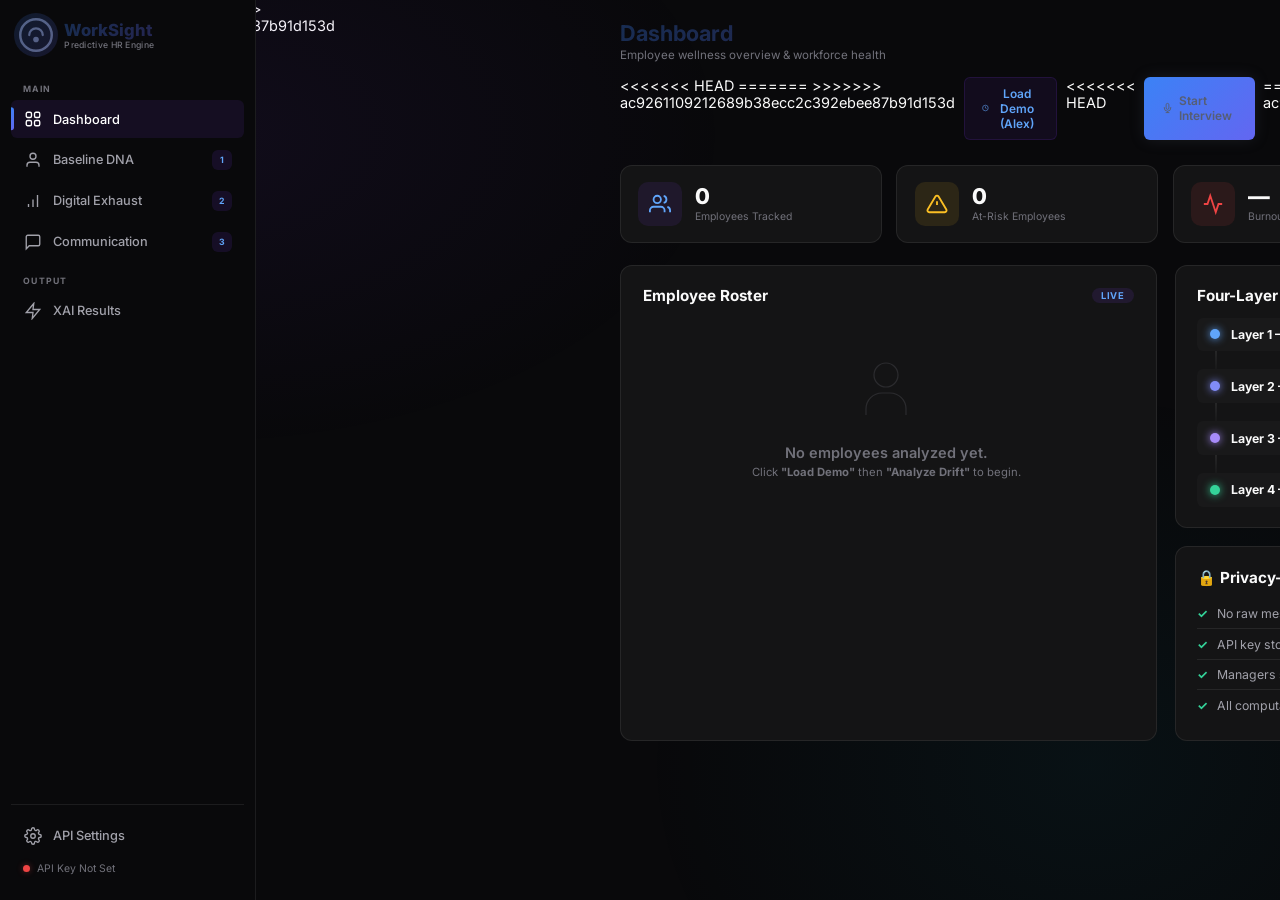
<file: index.html>
<!DOCTYPE html>
<html lang="en">
<head>
  <meta charset="UTF-8">
  <meta name="viewport" content="width=device-width, initial-scale=1.0">
  <meta name="description" content="WorkSight – AI-powered predictive HR engine for burnout detection through Profile Drift Analysis.">
  <title>WorkSight – Predictive HR Engine</title>
  <link rel="preconnect" href="https://fonts.googleapis.com">
  <link rel="preconnect" href="https://fonts.gstatic.com" crossorigin>
<<<<<<< HEAD
  <link href="https://fonts.googleapis.com/css2?family=Manrope:wght@300;400;500;600;700;800&family=JetBrains+Mono:wght@400;600&display=swap" rel="stylesheet">
=======
  <link href="https://fonts.googleapis.com/css2?family=Inter:wght@300;400;500;600;700;800;900&family=JetBrains+Mono:wght@400;600&display=swap" rel="stylesheet">
>>>>>>> ac9261109212689b38ecc2c392ebee87b91d153d
  <link rel="stylesheet" href="style.css">
</head>
<body>

  <!-- ============ SIDEBAR ============ -->
  <aside class="sidebar" id="sidebar">
    <div class="sidebar-header">
      <div class="logo">
        <div class="logo-mark">
          <div class="logo-pulse"></div>
          <svg viewBox="0 0 32 32" fill="none">
            <path d="M16 2C8.268 2 2 8.268 2 16s6.268 14 14 14 14-6.268 14-14S23.732 2 16 2z" stroke="url(#lg1)" stroke-width="2.2"/>
            <path d="M10 16c0-3.314 2.686-6 6-6s6 2.686 6 6" stroke="url(#lg1)" stroke-width="2" stroke-linecap="round"/>
            <circle cx="16" cy="20" r="2.5" fill="url(#lg1)"/>
            <defs>
              <linearGradient id="lg1" x1="2" y1="2" x2="30" y2="30">
<<<<<<< HEAD
                <stop stop-color="#565e74"/>
                <stop offset=".5" stop-color="#4a5268"/>
                <stop offset="1" stop-color="#435368"/>
=======
                <stop stop-color="#7c3aed"/>
                <stop offset=".5" stop-color="#a78bfa"/>
                <stop offset="1" stop-color="#06b6d4"/>
>>>>>>> ac9261109212689b38ecc2c392ebee87b91d153d
              </linearGradient>
            </defs>
          </svg>
        </div>
        <div class="logo-text">
          <span class="logo-name">WorkSight</span>
          <span class="logo-tag">Predictive HR Engine</span>
        </div>
      </div>
    </div>

    <div class="nav-section-label">MAIN</div>
    <nav class="nav-menu">
      <button class="nav-item active" data-panel="dashboard" id="nav-dashboard">
        <div class="nav-icon"><svg viewBox="0 0 24 24" fill="none" stroke="currentColor" stroke-width="1.8"><rect x="3" y="3" width="7" height="7" rx="2"/><rect x="14" y="3" width="7" height="7" rx="2"/><rect x="3" y="14" width="7" height="7" rx="2"/><rect x="14" y="14" width="7" height="7" rx="2"/></svg></div>
        <span>Dashboard</span>
      </button>
      <button class="nav-item" data-panel="baseline" id="nav-baseline">
        <div class="nav-icon"><svg viewBox="0 0 24 24" fill="none" stroke="currentColor" stroke-width="1.8"><path d="M20 21v-2a4 4 0 0 0-4-4H8a4 4 0 0 0-4 4v2"/><circle cx="12" cy="7" r="4"/></svg></div>
        <span>Baseline DNA</span>
        <div class="nav-badge">1</div>
      </button>
      <button class="nav-item" data-panel="digital" id="nav-digital">
        <div class="nav-icon"><svg viewBox="0 0 24 24" fill="none" stroke="currentColor" stroke-width="1.8"><path d="M12 20V10M18 20V4M6 20v-4"/></svg></div>
        <span>Digital Exhaust</span>
        <div class="nav-badge">2</div>
      </button>
      <button class="nav-item" data-panel="communication" id="nav-communication">
        <div class="nav-icon"><svg viewBox="0 0 24 24" fill="none" stroke="currentColor" stroke-width="1.8"><path d="M21 15a2 2 0 0 1-2 2H7l-4 4V5a2 2 0 0 1 2-2h14a2 2 0 0 1 2 2z"/></svg></div>
        <span>Communication</span>
        <div class="nav-badge">3</div>
      </button>
    </nav>

    <div class="nav-section-label">OUTPUT</div>
    <nav class="nav-menu">
      <button class="nav-item" data-panel="results" id="nav-results">
        <div class="nav-icon"><svg viewBox="0 0 24 24" fill="none" stroke="currentColor" stroke-width="1.8"><polygon points="13 2 3 14 12 14 11 22 21 10 12 10 13 2"/></svg></div>
        <span>XAI Results</span>
      </button>
    </nav>

    <div class="sidebar-footer">
      <div class="sidebar-divider"></div>
      <button class="nav-item" id="settingsBtn">
        <div class="nav-icon"><svg viewBox="0 0 24 24" fill="none" stroke="currentColor" stroke-width="1.8"><circle cx="12" cy="12" r="3"/><path d="M19.4 15a1.65 1.65 0 0 0 .33 1.82l.06.06a2 2 0 0 1-2.83 2.83l-.06-.06a1.65 1.65 0 0 0-1.82-.33 1.65 1.65 0 0 0-1 1.51V21a2 2 0 0 1-4 0v-.09A1.65 1.65 0 0 0 9 19.4a1.65 1.65 0 0 0-1.82.33l-.06.06a2 2 0 0 1-2.83-2.83l.06-.06A1.65 1.65 0 0 0 4.68 15a1.65 1.65 0 0 0-1.51-1H3a2 2 0 0 1 0-4h.09A1.65 1.65 0 0 0 4.6 9a1.65 1.65 0 0 0-.33-1.82l-.06-.06a2 2 0 0 1 2.83-2.83l.06.06A1.65 1.65 0 0 0 9 4.68a1.65 1.65 0 0 0 1-1.51V3a2 2 0 0 1 4 0v.09a1.65 1.65 0 0 0 1 1.51 1.65 1.65 0 0 0 1.82-.33l.06-.06a2 2 0 0 1 2.83 2.83l-.06.06A1.65 1.65 0 0 0 19.4 9a1.65 1.65 0 0 0 1.51 1H21a2 2 0 0 1 0 4h-.09a1.65 1.65 0 0 0-1.51 1z"/></svg></div>
        <span>API Settings</span>
      </button>
      <div class="sidebar-status">
        <div class="status-dot" id="apiDot"></div>
        <span id="apiStatusLabel">API Key Not Set</span>
      </div>
    </div>
  </aside>

  <!-- ============ MAIN ============ -->
  <main class="main">

    <!-- TOP BAR -->
    <header class="topbar">
      <div class="topbar-left">
        <h1 class="page-title" id="pageTitle">Dashboard</h1>
        <p class="page-desc" id="pageDesc">Employee wellness overview &amp; workforce health</p>
      </div>
      <div class="topbar-actions">
<<<<<<< HEAD
        <button class="btn btn-ghost" id="parseTranscriptBtn" style="display:none; color: #34d399; border-color: rgba(52,211,153,0.3);">
          ✨ Parse Interview
        </button>
=======
>>>>>>> ac9261109212689b38ecc2c392ebee87b91d153d
        <button class="btn btn-ghost" id="loadDemoBtn">
          <svg viewBox="0 0 24 24" fill="none" stroke="currentColor" stroke-width="2" width="16" height="16"><circle cx="12" cy="12" r="10"/><path d="M12 6v6l4 2"/></svg>
          Load Demo (Alex)
        </button>
<<<<<<< HEAD
        <a href="interview.html" class="btn btn-glow" id="vapiBtn" style="border-color: #565e74; color: #565e74; box-shadow: 0 0 15px rgba(86,94,116,0.2);">
          <svg viewBox="0 0 24 24" fill="none" stroke="currentColor" stroke-width="2" width="16" height="16" id="vapiMicIcon">
            <path d="M12 2a3 3 0 0 0-3 3v7a3 3 0 0 0 6 0V5a3 3 0 0 0-3-3Z"/>
            <path d="M19 10v2a7 7 0 0 1-14 0v-2"/>
            <line x1="12" y1="19" x2="12" y2="22"/>
            <line x1="8" y1="22" x2="16" y2="22"/>
          </svg>
          <span id="vapiBtnText">Start Interview</span>
        </a>
=======
>>>>>>> ac9261109212689b38ecc2c392ebee87b91d153d
        <button class="btn btn-glow" id="analyzeBtn">
          <svg viewBox="0 0 24 24" fill="none" stroke="currentColor" stroke-width="2" width="16" height="16"><polygon points="13 2 3 14 12 14 11 22 21 10 12 10 13 2"/></svg>
          Analyze Drift
        </button>
      </div>
    </header>

    <!-- ===== PANEL: DASHBOARD ===== -->
    <section class="panel active" id="panel-dashboard">

      <!-- Metric Strip -->
      <div class="metric-strip">
        <div class="metric-card">
          <div class="metric-icon bg-violet"><svg viewBox="0 0 24 24" fill="none" stroke="currentColor" stroke-width="2"><path d="M17 21v-2a4 4 0 0 0-4-4H5a4 4 0 0 0-4 4v2"/><circle cx="9" cy="7" r="4"/><path d="M23 21v-2a4 4 0 0 0-3-3.87"/><path d="M16 3.13a4 4 0 0 1 0 7.75"/></svg></div>
          <div class="metric-body">
            <div class="metric-val" id="stat-total">0</div>
            <div class="metric-label">Employees Tracked</div>
          </div>
        </div>
        <div class="metric-card">
          <div class="metric-icon bg-amber"><svg viewBox="0 0 24 24" fill="none" stroke="currentColor" stroke-width="2"><path d="M10.29 3.86L1.82 18a2 2 0 0 0 1.71 3h16.94a2 2 0 0 0 1.71-3L13.71 3.86a2 2 0 0 0-3.42 0z"/><line x1="12" y1="9" x2="12" y2="13"/><line x1="12" y1="17" x2="12.01" y2="17"/></svg></div>
          <div class="metric-body">
            <div class="metric-val" id="stat-atrisk">0</div>
            <div class="metric-label">At-Risk Employees</div>
          </div>
        </div>
        <div class="metric-card">
          <div class="metric-icon bg-rose"><svg viewBox="0 0 24 24" fill="none" stroke="currentColor" stroke-width="2"><path d="M22 12h-4l-3 9L9 3l-3 9H2"/></svg></div>
          <div class="metric-body">
            <div class="metric-val" id="stat-burnout">—</div>
            <div class="metric-label">Burnout Risk Score</div>
          </div>
        </div>
        <div class="metric-card">
          <div class="metric-icon bg-cyan"><svg viewBox="0 0 24 24" fill="none" stroke="currentColor" stroke-width="2"><circle cx="12" cy="12" r="10"/><path d="M12 6v6l4 2"/></svg></div>
          <div class="metric-body">
            <div class="metric-val" id="stat-drift">—</div>
            <div class="metric-label">Drift Level</div>
          </div>
        </div>
      </div>

      <!-- Main Dashboard Grid -->
      <div class="dash-grid">

        <!-- Roster card -->
        <div class="card card-roster">
          <div class="card-header">
            <h2>Employee Roster</h2>
            <span class="card-badge">Live</span>
          </div>
          <div class="roster-body" id="rosterList">
            <div class="roster-empty">
              <div class="empty-graphic">
                <svg viewBox="0 0 80 80" fill="none" stroke="currentColor" stroke-width="1.2" width="80" height="80" opacity="0.25">
                  <circle cx="40" cy="28" r="12"/><path d="M20 68v-6a16 16 0 0 1 16-16h8a16 16 0 0 1 16 16v6"/>
                </svg>
              </div>
              <p>No employees analyzed yet.</p>
              <span class="empty-hint">Click <strong>"Load Demo"</strong> then <strong>"Analyze Drift"</strong> to begin.</span>
            </div>
          </div>
        </div>

        <!-- Architecture / Flow card -->
        <div class="card card-arch">
          <div class="card-header">
            <h2>Four-Layer Architecture</h2>
          </div>
          <div class="arch-flow">
            <div class="arch-node node-recruitment"><div class="arch-dot"></div><strong>Layer 1 — Baseline DNA</strong><span>Big Five · Cognitive Scores · Sentiment</span></div>
            <div class="arch-line"></div>
            <div class="arch-node node-operational"><div class="arch-dot"></div><strong>Layer 2 — Digital Exhaust</strong><span>Meetings · Login Patterns · Task Velocity</span></div>
            <div class="arch-line"></div>
            <div class="arch-node node-communication"><div class="arch-dot"></div><strong>Layer 3 — Communication</strong><span>Msg Frequency · Response Latency · Network</span></div>
            <div class="arch-line"></div>
            <div class="arch-node node-predictive"><div class="arch-dot"></div><strong>Layer 4 — Profile Drift AI</strong><span>Gemini · SHAP Tags · Intervention Tactics</span></div>
          </div>
        </div>

        <!-- Privacy card -->
        <div class="card card-privacy">
          <div class="card-header">
            <h2>🔒 Privacy-First Design</h2>
          </div>
          <ul class="privacy-list">
            <li><span class="check">✓</span> No raw message content processed — metadata only</li>
            <li><span class="check">✓</span> API key stored only in your browser localStorage</li>
            <li><span class="check">✓</span> Managers see risk levels &amp; tags, never private data</li>
            <li><span class="check">✓</span> All computation is client-side — no backend server</li>
          </ul>
        </div>
      </div>
    </section>

    <!-- ===== PANEL: BASELINE DNA ===== -->
    <section class="panel" id="panel-baseline">
      <div class="form-layout">

        <div class="card">
          <div class="card-header"><h2>🧬 Big Five Personality Traits</h2></div>
          <p class="card-hint">Baseline personality scores from recruitment assessments.</p>
          <div class="slider-row"><label>Openness</label><input type="range" min="0" max="100" value="70" id="openness" class="slider"><span class="slider-val" id="val-openness">70</span></div>
          <div class="slider-row"><label>Conscientiousness</label><input type="range" min="0" max="100" value="80" id="conscientiousness" class="slider"><span class="slider-val" id="val-conscientiousness">80</span></div>
          <div class="slider-row"><label>Extraversion</label><input type="range" min="0" max="100" value="40" id="extraversion" class="slider"><span class="slider-val" id="val-extraversion">40</span></div>
          <div class="slider-row"><label>Agreeableness</label><input type="range" min="0" max="100" value="75" id="agreeableness" class="slider"><span class="slider-val" id="val-agreeableness">75</span></div>
          <div class="slider-row"><label>Neuroticism</label><input type="range" min="0" max="100" value="30" id="neuroticism" class="slider"><span class="slider-val" id="val-neuroticism">30</span></div>
        </div>

        <div class="card">
          <div class="card-header"><h2>🧠 Cognitive &amp; Engagement</h2></div>
          <div class="field"><label for="cognitiveScore">Cognitive Test Score</label><input type="number" id="cognitiveScore" min="0" max="100" value="82" placeholder="0–100"></div>
          <div class="field"><label for="interviewSentiment">Interview Sentiment</label><select id="interviewSentiment"><option value="Very Positive" selected>Very Positive</option><option value="Positive">Positive</option><option value="Neutral">Neutral</option><option value="Negative">Negative</option></select></div>
          <div class="field"><label for="initialEngagement">Initial Engagement Score</label><input type="number" id="initialEngagement" min="0" max="100" value="90" placeholder="0–100"></div>
        </div>

        <div class="card">
          <div class="card-header"><h2>👤 Employee Identity</h2></div>
          <div class="field"><label for="employeeName">Full Name</label><input type="text" id="employeeName" placeholder="e.g. Alex Chen"></div>
          <div class="field"><label for="employeeRole">Role at Hire</label><input type="text" id="employeeRole" placeholder="e.g. High-Focus Developer"></div>
        </div>

      </div>
    </section>

    <!-- ===== PANEL: DIGITAL EXHAUST ===== -->
    <section class="panel" id="panel-digital">
      <div class="form-layout">

        <div class="card">
          <div class="card-header"><h2>📅 Meeting Density</h2></div>
          <p class="card-hint">Compare current meeting load to baseline expectations.</p>
          <div class="field"><label for="meetingsPerWeek">Current Meetings / Week</label><input type="number" id="meetingsPerWeek" min="0" max="60" value="22"></div>
          <div class="field"><label for="meetingsBaseline">Baseline Meetings / Week</label><input type="number" id="meetingsBaseline" min="0" max="60" value="12"></div>
          <div class="field"><label for="backToBackPct">Back-to-Back %</label><input type="number" id="backToBackPct" min="0" max="100" value="65"></div>
        </div>

        <div class="card">
          <div class="card-header"><h2>⏰ Work-Life Boundary</h2></div>
          <div class="field"><label for="avgLoginTime">Avg Login Time</label><input type="time" id="avgLoginTime" value="08:15"></div>
          <div class="field"><label for="avgLogoutTime">Avg Logout Time</label><input type="time" id="avgLogoutTime" value="21:45"></div>
          <div class="field"><label for="lateNightLogins">Late-Night Logins / Month</label><input type="number" id="lateNightLogins" min="0" max="30" value="12"></div>
          <div class="field"><label for="weekendLogins">Weekend Logins / Month</label><input type="number" id="weekendLogins" min="0" max="12" value="6"></div>
        </div>

        <div class="card">
          <div class="card-header"><h2>🚀 Task Velocity</h2></div>
          <div class="field"><label for="taskCompletionCurrent">Current Completion Rate</label><input type="number" id="taskCompletionCurrent" min="0" max="100" value="55"></div>
          <div class="field"><label for="taskCompletionBaseline">Baseline Completion Rate</label><input type="number" id="taskCompletionBaseline" min="0" max="100" value="85"></div>
          <div class="field"><label for="avgTaskTime">Avg Completion Time (hrs)</label><input type="number" id="avgTaskTime" min="0" max="100" value="6.5" step="0.5"></div>
        </div>

      </div>
    </section>

    <!-- ===== PANEL: COMMUNICATION ===== -->
    <section class="panel" id="panel-communication">
      <div class="form-layout">

        <div class="card">
          <div class="card-header"><h2>💬 Message Velocity</h2></div>
          <p class="card-hint">Metadata-only analysis — no private content is ever processed.</p>
          <div class="field"><label for="msgFrequency">Messages / Day (Current)</label><input type="number" id="msgFrequency" min="0" max="500" value="18"></div>
          <div class="field"><label for="msgFrequencyBaseline">Messages / Day (Baseline)</label><input type="number" id="msgFrequencyBaseline" min="0" max="500" value="35"></div>
          <div class="field"><label for="responseLatency">Response Latency (min)</label><input type="number" id="responseLatency" min="0" max="1440" value="45"></div>
          <div class="field"><label for="responseLatencyBaseline">Baseline Latency (min)</label><input type="number" id="responseLatencyBaseline" min="0" max="1440" value="12"></div>
        </div>

        <div class="card">
          <div class="card-header"><h2>🕸️ Network Interaction</h2></div>
          <div class="field"><label for="teamInteractionScore">Interaction Score (0–100)</label><input type="number" id="teamInteractionScore" min="0" max="100" value="35"></div>
          <div class="field"><label for="teamInteractionBaseline">Baseline Score (0–100)</label><input type="number" id="teamInteractionBaseline" min="0" max="100" value="72"></div>
          <div class="field"><label for="isolationFlag">Social Isolation Detected?</label><select id="isolationFlag"><option value="Yes" selected>Yes – Reduced cross-team comms</option><option value="No">No – Normal interaction patterns</option></select></div>
        </div>

      </div>
    </section>

    <!-- ===== PANEL: XAI RESULTS ===== -->
    <section class="panel" id="panel-results">

      <!-- Placeholder -->
      <div class="results-empty" id="resultsPlaceholder">
        <div class="empty-glow-ring">
          <svg viewBox="0 0 120 120" width="120" height="120" fill="none">
            <circle cx="60" cy="60" r="54" stroke="url(#emptyGrad)" stroke-width="2" stroke-dasharray="8 6" opacity="0.35"/>
            <polygon points="65 38 45 60 58 60 55 82 75 60 62 60 65 38" stroke="url(#emptyGrad)" stroke-width="2" fill="none"/>
<<<<<<< HEAD
            <defs><linearGradient id="emptyGrad" x1="0" y1="0" x2="120" y2="120"><stop stop-color="#565e74"/><stop offset="1" stop-color="#435368"/></linearGradient></defs>
=======
            <defs><linearGradient id="emptyGrad" x1="0" y1="0" x2="120" y2="120"><stop stop-color="#7c3aed"/><stop offset="1" stop-color="#06b6d4"/></linearGradient></defs>
>>>>>>> ac9261109212689b38ecc2c392ebee87b91d153d
          </svg>
        </div>
        <h2>No Analysis Yet</h2>
        <p>Enter employee data across the three input panels, then click <strong>Analyze Drift</strong>.</p>
      </div>

      <!-- Results Content (hidden until analysis) -->
      <div class="results-body" id="resultsContent" style="display:none;">

        <!-- Row 1: Score + Drift -->
        <div class="results-row-top">
          <div class="card card-score">
            <div class="card-header"><h2>Burnout Risk Score</h2></div>
            <div class="ring-wrapper">
              <svg class="ring-svg" viewBox="0 0 180 180">
                <defs>
                  <linearGradient id="ringGrad" x1="0" y1="0" x2="1" y2="1">
<<<<<<< HEAD
                    <stop offset="0%" stop-color="#565e74"/>
                    <stop offset="100%" stop-color="#435368"/>
=======
                    <stop offset="0%" stop-color="#7c3aed"/>
                    <stop offset="100%" stop-color="#06b6d4"/>
>>>>>>> ac9261109212689b38ecc2c392ebee87b91d153d
                  </linearGradient>
                </defs>
                <circle class="ring-track" cx="90" cy="90" r="78"/>
                <circle class="ring-fill" id="ringProgress" cx="90" cy="90" r="78"/>
              </svg>
              <div class="ring-label">
                <span class="ring-number" id="scoreNumber">0</span><span class="ring-pct">%</span>
              </div>
            </div>
            <div class="risk-pill" id="riskBadge">—</div>
          </div>

          <div class="card card-drift">
            <div class="card-header"><h2>Profile Drift Summary</h2></div>
            <p class="drift-text" id="driftText">—</p>
            <div class="drift-bar-container">
              <div class="drift-bar-label"><span>Baseline DNA</span><span>Current Reality</span></div>
              <div class="drift-bar-track"><div class="drift-bar-fill" id="driftBarFill"></div></div>
            </div>
          </div>
        </div>

        <!-- XAI Tags -->
        <div class="card card-xai">
          <div class="card-header"><h2>🔍 XAI Reasoning Tags</h2><span class="card-badge">SHAP-Style</span></div>
          <div class="xai-grid" id="xaiTags"></div>
        </div>

        <!-- Intervention -->
        <div class="card card-intervention">
          <div class="card-header"><h2>🛡️ Recommended Intervention</h2></div>
          <div class="intervention-body" id="interventionText">—</div>
        </div>

        <!-- Raw JSON -->
        <div class="card card-json">
          <div class="card-header"><h2>API Response</h2><button class="btn btn-tiny" id="copyJsonBtn">Copy</button></div>
          <pre class="json-pre" id="jsonOutput">{}</pre>
        </div>
      </div>
    </section>

  </main>

  <!-- ============ SETTINGS MODAL ============ -->
  <div class="modal-backdrop" id="settingsModal">
    <div class="modal-box">
      <div class="modal-top">
        <h2>⚙️ API Configuration</h2>
        <button class="modal-x" id="modalClose">✕</button>
      </div>
      <div class="modal-body">
        <div class="field"><label for="apiKeyInput">Gemini API Key</label><input type="password" id="apiKeyInput" placeholder="AIza…"><small>Stored in localStorage only. Never sent anywhere except the Gemini API.</small></div>
        <div class="field"><label for="modelSelect">Model</label><select id="modelSelect"><option value="gemini-2.5-flash" selected>Gemini 2.5 Flash</option><option value="gemini-2.0-flash">Gemini 2.0 Flash</option><option value="gemini-2.0-flash-lite">Gemini 2.0 Flash Lite</option><option value="gemini-1.5-pro">Gemini 1.5 Pro</option></select></div>
        <button class="btn btn-glow full-w" id="saveSettingsBtn">Save &amp; Close</button>
      </div>
    </div>
  </div>

  <!-- ============ LOADING ============ -->
  <div class="loader-backdrop" id="loadingOverlay">
    <div class="loader-center">
      <div class="loader-ring"></div>
      <p>Analyzing Profile Drift via Gemini…</p>
      <small>Comparing Baseline DNA against Digital Exhaust</small>
    </div>
  </div>

  <!-- Scripts -->
  <script src="js/sampleData.js"></script>
  <script src="js/gemini.js"></script>
  <script src="js/dashboard.js"></script>
  <script src="js/app.js"></script>
</body>
</html>
</file>
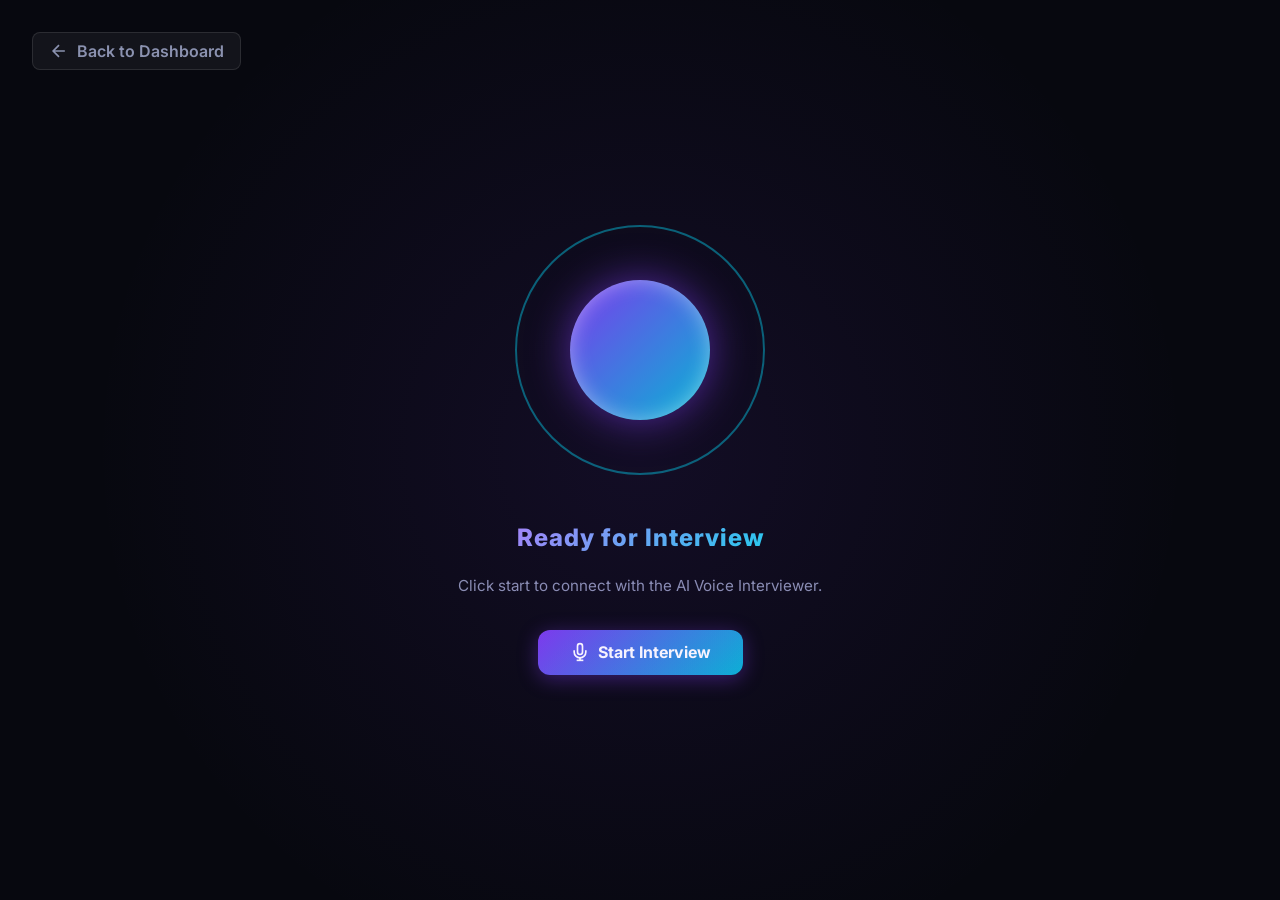
<file: interview.html>
<!DOCTYPE html>
<html lang="en">
<head>
  <meta charset="UTF-8">
  <meta name="viewport" content="width=device-width, initial-scale=1.0">
  <title>AI Voice Interview</title>
  <link href="https://fonts.googleapis.com/css2?family=Inter:wght@400;600;800&family=JetBrains+Mono:wght@400;600&display=swap" rel="stylesheet">
  <style>
    body {
      margin: 0; padding: 0;
      background: #07080f;
      color: #fff;
      font-family: 'Inter', sans-serif;
      display: flex; flex-direction: column;
      align-items: center; justify-content: center;
      height: 100vh; overflow: hidden;
      position: relative;
    }
    
    /* Background Ambience */
    body::before {
      content: '';
      position: absolute; inset: 0;
      background: radial-gradient(circle at center, rgba(124,58,237,0.1) 0%, transparent 70%);
      pointer-events: none;
    }

    .top-nav {
      position: absolute; top: 2rem; left: 2rem; z-index: 10;
    }
    .back-btn {
      color: #8b92b0; text-decoration: none; font-weight: 600;
      display: inline-flex; align-items: center; gap: 0.5rem;
      padding: 0.5rem 1rem; border-radius: 8px;
      border: 1px solid rgba(255,255,255,0.1);
      background: rgba(255,255,255,0.05);
      transition: all 0.2s;
    }
    .back-btn:hover { background: rgba(255,255,255,0.1); color: #fff; }

    /* The glowing bot orb */
    .orb-container {
      position: relative;
      width: 250px; height: 250px;
      display: flex; align-items: center; justify-content: center;
      margin-bottom: 3rem;
    }
    .orb {
      width: 140px; height: 140px;
      border-radius: 50%;
      background: linear-gradient(135deg, #7c3aed 0%, #06b6d4 100%);
      box-shadow: 0 0 40px rgba(124,58,237,0.6), inset 0 0 20px rgba(255,255,255,0.4);
      transition: transform 0.1s ease-out, box-shadow 0.1s ease-out;
      animation: float 4s ease-in-out infinite;
      z-index: 2;
    }
    .orb-ring {
      position: absolute; inset: 0;
      border-radius: 50%;
      border: 2px solid rgba(6,182,212,0.5);
      animation: pulse-ring 2s infinite;
      z-index: 1;
    }

    @keyframes float {
      0%,100% { transform: translateY(0); }
      50% { transform: translateY(-15px); }
    }
    @keyframes pulse-ring {
      0% { transform: scale(0.8); opacity: 1; }
      100% { transform: scale(1.6); opacity: 0; }
    }

    .status-text {
      font-size: 1.5rem; font-weight: 800;
      letter-spacing: 1px; margin-bottom: 0.5rem;
      background: linear-gradient(135deg, #a78bfa 0%, #22d3ee 100%);
      -webkit-background-clip: text; background-clip: text; -webkit-text-fill-color: transparent;
    }
    .subtitle {
      color: #8b92b0; font-size: 0.95rem; margin-bottom: 2rem; max-width: 400px; text-align: center; line-height: 1.5;
    }

    .controls { display: flex; gap: 1rem; }
    .btn {
      padding: 0.8rem 2rem; border-radius: 12px; border: none;
      font-family: inherit; font-size: 1rem; font-weight: 700;
      cursor: pointer; transition: all 0.2s;
      display: inline-flex; align-items: center; gap: 0.5rem;
    }
    .btn-start {
      background: linear-gradient(135deg, #7c3aed 0%, #06b6d4 100%); color: #fff;
      box-shadow: 0 4px 20px rgba(124,58,237,0.4);
    }
    .btn-start:hover { transform: translateY(-2px); box-shadow: 0 6px 30px rgba(124,58,237,0.6); }
    .btn-end {
      background: rgba(239, 68, 68, 0.1); color: #ef4444; border: 1px solid rgba(239, 68, 68, 0.3);
      display: none;
    }
    .btn-end:hover { background: rgba(239, 68, 68, 0.2); }

    /* States */
    .state-listening .orb { box-shadow: 0 0 60px rgba(6,182,212,0.8), inset 0 0 30px rgba(255,255,255,0.6); background: linear-gradient(135deg, #06b6d4 0%, #3b82f6 100%); }
    .state-speaking .orb { 
       box-shadow: 0 0 80px rgba(124,58,237,0.8), inset 0 0 40px rgba(255,255,255,0.8); 
       background: linear-gradient(135deg, #c026d3 0%, #7c3aed 100%); 
    }
  </style>
</head>
<body>

  <nav class="top-nav">
    <a href="index.html" class="back-btn">
      <svg width="20" height="20" viewBox="0 0 24 24" fill="none" stroke="currentColor" stroke-width="2"><path d="M19 12H5M12 19l-7-7 7-7"/></svg>
      Back to Dashboard
    </a>
  </nav>

  <div class="orb-container" id="botOrb">
    <div class="orb-ring"></div>
    <div class="orb" id="orbCore"></div>
  </div>

  <div class="status-text" id="statusText">Ready for Interview</div>
  <p class="subtitle" id="subtitleText">Click start to connect with the AI Voice Interviewer.</p>

  <div class="controls">
    <button class="btn btn-start" id="startBtn">
      <svg width="20" height="20" viewBox="0 0 24 24" fill="none" stroke="currentColor" stroke-width="2"><path d="M12 2a3 3 0 0 0-3 3v7a3 3 0 0 0 6 0V5a3 3 0 0 0-3-3Z"/><path d="M19 10v2a7 7 0 0 1-14 0v-2"/><line x1="12" y1="19" x2="12" y2="22"/><line x1="8" y1="22" x2="16" y2="22"/></svg>
      Start Interview
    </button>
    <button class="btn btn-end" id="endBtn">
      <svg width="20" height="20" viewBox="0 0 24 24" fill="none" stroke="currentColor" stroke-width="2"><rect x="3" y="3" width="18" height="18" rx="2" ry="2"/><line x1="9" y1="9" x2="15" y2="15"/><line x1="15" y1="9" x2="9" y2="15"/></svg>
      End Call
    </button>
  </div>

  <script type="module" src="js/interview.js"></script>
</body>
</html>
</file>
<file: style.css>
/* =========================================================================
   WorkSight – Minimalist Professional Theme
   Clean, sophisticated dark UI with subtle blue/violet accents and refined contrast
   ========================================================================= */

/* ---- DESIGN TOKENS ---- */
:root {
  /* Surfaces */
  --bg-root: #09090b;
  --bg-body: #09090b;
  --bg-sidebar: #09090b;
  --bg-card: #141415;
  --bg-card-elevated: #1e1e21;
  --bg-input: #18181b;
  --bg-hover: rgba(255, 255, 255, 0.04);

  /* Borders & Glass */
  --border: rgba(255, 255, 255, 0.08);
  --border-focus: rgba(255, 255, 255, 0.15);
  --glass: rgba(20, 20, 21, 0.85);
  --glass-blur: 24px;

  /* Text */
  --text-1: #fafafa;
  --text-2: #a1a1aa;
  --text-3: #71717a;

  /* Accents (Professional Slate Blue / Subtle Violet) */
  --violet: #3b82f6;
  --violet-light: #60a5fa;
  --cyan: #8b5cf6;
  --cyan-light: #a78bfa;

  /* Gradients */
  --grad-primary: linear-gradient(135deg, #3b82f6 0%, #6366f1 100%);
  --grad-glow:    linear-gradient(135deg, rgba(59,130,246,0.3) 0%, rgba(99,102,241,0.3) 100%);

  /* Semantic Risk */
  --risk-low: #34d399;
  --risk-medium: #fbbf24;
  --risk-high: #f97316;
  --risk-critical: #ef4444;

  /* Layer colors */
  --clr-recruitment: #60a5fa;
  --clr-operational: #818cf8;
  --clr-communication: #a78bfa;
  --clr-predictive: #34d399;

  /* Sizing */
  --sidebar-w: 256px;
  --radius: 12px;
  --radius-sm: 6px;
  --ease: cubic-bezier(.4,0,.2,1);
}

/* ---- RESET ---- */
*,*::before,*::after { margin: 0; padding: 0; box-sizing: border-box; }
html { font-size: 14.5px; scroll-behavior: smooth; }
body {
  font-family: 'Inter', system-ui, -apple-system, sans-serif;
  background: var(--bg-root);
  color: var(--text-1);
  display: flex;
  min-height: 100vh;
  -webkit-font-smoothing: antialiased;
  overflow-x: hidden;
}

/* Subtle ambient glow */
body::before {
  content: '';
  position: fixed; inset: 0;
  background:
    radial-gradient(ellipse 60% 50% at 15% 15%, rgba(124,58,237,0.07) 0%, transparent 70%),
    radial-gradient(ellipse 50% 60% at 85% 85%, rgba(6,182,212,0.05) 0%, transparent 70%);
  pointer-events: none; z-index: 0;
}

h1,h2,h3 { font-weight: 700; }
a { color: var(--cyan); text-decoration: none; }
input,select,textarea,button { font-family: inherit; }

/* ---- SCROLLBAR ---- */
::-webkit-scrollbar { width: 6px; }
::-webkit-scrollbar-track { background: transparent; }
::-webkit-scrollbar-thumb { background: rgba(255,255,255,0.08); border-radius: 3px; }
::-webkit-scrollbar-thumb:hover { background: rgba(255,255,255,0.14); }

/* ==============================
   CARD  (base glass component)
   ============================== */
.card {
  background: var(--bg-card);
  border: 1px solid var(--border);
  border-radius: var(--radius);
  padding: 1.4rem 1.5rem;
  position: relative;
  transition: transform 0.3s var(--ease), box-shadow 0.3s var(--ease), border-color 0.3s var(--ease);
}
.card:hover {
  transform: translateY(-3px);
  box-shadow: 0 16px 48px rgba(0,0,0,0.35);
  border-color: rgba(124,58,237,0.12);
}

.card-header {
  display: flex; align-items: center; justify-content: space-between;
  margin-bottom: 0.85rem;
}
.card-header h2 { font-size: 1.05rem; }

.card-badge {
  padding: 0.15rem 0.65rem; border-radius: 20px; font-size: 0.65rem; font-weight: 700;
  text-transform: uppercase; letter-spacing: 0.5px;
  background: rgba(124,58,237,0.12); color: var(--violet-light);
}

.card-hint {
  font-size: 0.82rem; color: var(--text-3); margin-bottom: 1rem; line-height: 1.5;
}

/* ==============================
   SIDEBAR
   ============================== */
.sidebar {
  position: fixed; left: 0; top: 0; bottom: 0;
  width: var(--sidebar-w);
  background: var(--bg-sidebar);
  border-right: 1px solid var(--border);
  display: flex; flex-direction: column;
  padding: 1.2rem 0.75rem;
  z-index: 100;
  overflow-y: auto;
}

/* Logo */
.sidebar-header { padding: 0 0.5rem 1.1rem; }
.logo { display: flex; align-items: center; gap: 0.7rem; }
.logo-mark {
  position: relative; width: 36px; height: 36px; flex-shrink: 0;
}
.logo-mark svg { width: 100%; height: 100%; }
.logo-pulse {
  position: absolute; inset: -4px;
  border-radius: 50%;
  background: var(--grad-primary);
  opacity: 0.15;
  animation: pulse 3s ease-in-out infinite;
}
@keyframes pulse {
  0%,100% { transform: scale(1); opacity: 0.15; }
  50%     { transform: scale(1.25); opacity: 0.06; }
}

.logo-text { display: flex; flex-direction: column; }
.logo-name {
  font-size: 1.15rem; font-weight: 800;
  background: var(--grad-glow);
  -webkit-background-clip: text; -webkit-text-fill-color: transparent;
  background-clip: text;
}
.logo-tag { font-size: 0.6rem; color: var(--text-3); font-weight: 500; letter-spacing: 0.3px; }

/* Nav sections */
.nav-section-label {
  font-size: 0.6rem; font-weight: 700; color: var(--text-3);
  letter-spacing: 1.2px; text-transform: uppercase;
  padding: 1rem 0.85rem 0.4rem;
}

.nav-menu { display: flex; flex-direction: column; gap: 2px; }

.nav-item {
  display: flex; align-items: center; gap: 0.65rem;
  width: 100%; padding: 0.65rem 0.85rem;
  border: none; border-radius: var(--radius-sm);
  background: transparent; color: var(--text-2);
  font-size: 0.88rem; font-weight: 500; cursor: pointer;
  transition: all 0.2s var(--ease);
  position: relative;
  text-align: left;
}
.nav-item:hover { background: var(--bg-hover); color: var(--text-1); }
.nav-item.active {
  background: rgba(124,58,237,0.1);
  color: #fff;
}
.nav-item.active::before {
  content: '';
  position: absolute; left: 0; top: 50%; transform: translateY(-50%);
  width: 3px; height: 60%; border-radius: 0 3px 3px 0;
  background: var(--grad-primary);
}

.nav-icon { width: 20px; height: 20px; flex-shrink: 0; display: flex; align-items: center; justify-content: center; }
.nav-icon svg { width: 18px; height: 18px; }

.nav-badge {
  margin-left: auto;
  width: 20px; height: 20px; border-radius: 6px;
  display: flex; align-items: center; justify-content: center;
  font-size: 0.6rem; font-weight: 700;
  background: rgba(124,58,237,0.12); color: var(--violet-light);
}

/* Footer */
.sidebar-footer { margin-top: auto; }
.sidebar-divider { height: 1px; background: var(--border); margin: 0.75rem 0; }

.sidebar-status {
  display: flex; align-items: center; gap: 0.5rem;
  padding: 0.5rem 0.85rem; font-size: 0.72rem; color: var(--text-3);
}
.status-dot {
  width: 7px; height: 7px; border-radius: 50%;
  background: var(--risk-critical);
  box-shadow: 0 0 6px rgba(239,68,68,0.4);
  transition: all 0.3s;
}
.status-dot.connected {
  background: var(--risk-low);
  box-shadow: 0 0 6px rgba(52,211,153,0.4);
}

/* ==============================
   MAIN AREA
   ============================== */
.main {
  margin-left: var(--sidebar-w);
  flex: 1; padding: 1.4rem 2rem 3rem;
  position: relative; z-index: 1;
}

/* Top Bar */
.topbar {
  display: flex; align-items: center; justify-content: space-between;
  margin-bottom: 1.75rem; flex-wrap: wrap; gap: 1rem;
}
.page-title {
  font-size: 1.5rem;
  background: var(--grad-glow);
  -webkit-background-clip: text; -webkit-text-fill-color: transparent;
  background-clip: text;
}
.page-desc { font-size: 0.8rem; color: var(--text-3); margin-top: 0.15rem; }
.topbar-actions { display: flex; gap: 0.6rem; }

/* ---- BUTTONS ---- */
.btn {
  display: inline-flex; align-items: center; gap: 0.45rem;
  padding: 0.55rem 1.2rem;
  border: none; border-radius: var(--radius-sm);
  font-size: 0.82rem; font-weight: 600; cursor: pointer;
  transition: all 0.25s var(--ease);
}

.btn-glow {
  background: var(--grad-primary); color: #fff;
  box-shadow: 0 4px 20px rgba(124,58,237,0.3);
}
.btn-glow:hover {
  box-shadow: 0 6px 30px rgba(124,58,237,0.5);
  transform: translateY(-1px);
}

.btn-ghost {
  background: rgba(124,58,237,0.08); color: var(--violet-light);
  border: 1px solid rgba(124,58,237,0.15);
}
.btn-ghost:hover {
  background: rgba(124,58,237,0.15);
  transform: translateY(-1px);
}

.btn-tiny {
  padding: 0.3rem 0.7rem; font-size: 0.7rem; font-weight: 600;
  background: rgba(255,255,255,0.05); color: var(--text-2);
  border: 1px solid var(--border); border-radius: 6px;
  cursor: pointer; transition: all 0.2s;
}
.btn-tiny:hover { background: rgba(255,255,255,0.1); color: var(--text-1); }

.full-w { width: 100%; justify-content: center; margin-top: 1rem; }

/* Privacy Toggle */
.privacy-toggle {
  display: inline-flex; position: relative; cursor: pointer;
  margin-right: 0.5rem; user-select: none;
}
.privacy-toggle input { position: absolute; opacity: 0; cursor: pointer; height: 0; width: 0; }
.privacy-slider {
  display: flex; align-items: center; gap: 0.4rem;
  padding: 0.4rem 0.8rem; border-radius: 20px;
  background: rgba(255,255,255,0.05); border: 1px solid var(--border);
  color: var(--text-2); font-size: 0.75rem; font-weight: 600;
  transition: all 0.3s var(--ease);
}
.privacy-toggle:hover .privacy-slider { background: rgba(255,255,255,0.08); color: var(--text-1); }
.privacy-toggle.active .privacy-slider {
  background: rgba(52,211,153,0.15); border-color: rgba(52,211,153,0.3);
  color: var(--risk-low);
  box-shadow: 0 0 15px rgba(52,211,153,0.2);
}

/* Fairness Badge */
.fairness-badge {
  display: inline-flex; align-items: center; gap: 0.4rem;
  padding: 0.4rem 0.8rem; border-radius: 6px;
  background: rgba(124,58,237,0.1); border: 1px solid rgba(124,58,237,0.2);
  color: var(--violet-light); font-size: 0.75rem; font-weight: 600;
  margin-bottom: 1rem;
}
.fairness-badge svg { width: 14px; height: 14px; }

/* Privacy Toggle */
.privacy-toggle {
  display: inline-block; position: relative; cursor: pointer;
  margin-right: 0.5rem; user-select: none;
}
.privacy-toggle input { position: absolute; opacity: 0; cursor: pointer; height: 0; width: 0; }
.privacy-slider {
  display: flex; align-items: center; gap: 0.4rem;
  padding: 0.4rem 0.8rem; border-radius: 20px;
  background: rgba(255,255,255,0.05); border: 1px solid var(--border);
  color: var(--text-2); font-size: 0.75rem; font-weight: 600;
  transition: all 0.3s var(--ease);
}
.privacy-toggle:hover .privacy-slider { background: rgba(255,255,255,0.08); color: var(--text-1); }
.privacy-toggle input:checked ~ .privacy-slider {
  background: rgba(52,211,153,0.15); border-color: rgba(52,211,153,0.3);
  color: var(--risk-low);
  box-shadow: 0 0 15px rgba(52,211,153,0.2);
}

/* Fairness Badge */
.fairness-badge {
  display: inline-flex; align-items: center; gap: 0.4rem;
  padding: 0.4rem 0.8rem; border-radius: 6px;
  background: rgba(124,58,237,0.1); border: 1px solid rgba(124,58,237,0.2);
  color: var(--violet-light); font-size: 0.75rem; font-weight: 600;
  margin-bottom: 1rem;
}
.fairness-badge svg { width: 14px; height: 14px; }

/* ==============================
   PANELS
   ============================== */
.panel { display: none; animation: panelIn 0.4s var(--ease); }
.panel.active { display: block; }

@keyframes panelIn {
  from { opacity: 0; transform: translateY(16px); }
  to   { opacity: 1; transform: translateY(0); }
}

/* ==============================
   METRIC STRIP  (dashboard top)
   ============================== */
.metric-strip {
  display: grid; grid-template-columns: repeat(4,1fr); gap: 1rem;
  margin-bottom: 1.5rem;
}

.metric-card {
  background: var(--bg-card);
  border: 1px solid var(--border);
  border-radius: var(--radius);
  padding: 1.1rem 1.2rem;
  display: flex; align-items: center; gap: 0.9rem;
  transition: transform 0.25s var(--ease), box-shadow 0.25s var(--ease);
}
.metric-card:hover { transform: translateY(-3px); box-shadow: 0 12px 36px rgba(0,0,0,0.3); }

.metric-icon {
  width: 44px; height: 44px; border-radius: 10px;
  display: flex; align-items: center; justify-content: center; flex-shrink: 0;
}
.metric-icon svg { width: 22px; height: 22px; }

.bg-violet { background: rgba(124,58,237,0.1); color: var(--violet-light); }
.bg-amber  { background: rgba(251,191,36,0.1);  color: var(--risk-medium); }
.bg-rose   { background: rgba(239,68,68,0.1);   color: var(--risk-critical); }
.bg-cyan   { background: rgba(6,182,212,0.1);   color: var(--cyan-light); }

.metric-val { font-size: 1.5rem; font-weight: 800; line-height: 1; }
.metric-label { font-size: 0.72rem; color: var(--text-3); margin-top: 0.15rem; }

/* ==============================
   DASHBOARD GRID
   ============================== */
.dash-grid {
  display: grid; grid-template-columns: 1fr 1fr; gap: 1.25rem;
}

.card-roster { grid-row: 1 / 3; }

/* Roster empty */
.roster-empty {
  display: flex; flex-direction: column; align-items: center; justify-content: center;
  text-align: center; padding: 2rem 1rem; color: var(--text-3);
}
.empty-graphic { margin-bottom: 1rem; }
.roster-empty p { font-weight: 600; margin-bottom: 0.3rem; }
.empty-hint { font-size: 0.78rem; color: var(--text-3); }

/* Roster items */
.roster-body {
  max-height: 480px;
  overflow-y: auto;
  padding-right: 4px;
}
.roster-item {
  display: flex; align-items: center; justify-content: space-between;
  padding: 0.8rem 0.9rem;
  background: rgba(255,255,255,0.02);
  border: 1px solid var(--border);
  border-radius: var(--radius-sm);
  margin-bottom: 0.5rem;
  transition: all 0.2s;
  cursor: pointer;
}
.roster-item:hover {
  background: rgba(255,115,22,0.06);
  border-color: rgba(255,115,22,0.2);
  transform: translateX(4px);
}

.roster-left { display: flex; align-items: center; gap: 0.75rem; }
.roster-avatar {
  width: 38px; height: 38px; border-radius: 50%;
  background: var(--grad-primary);
  display: flex; align-items: center; justify-content: center;
  font-weight: 700; font-size: 0.85rem; color: #fff;
}
.roster-name { font-weight: 600; font-size: 0.9rem; }
.roster-role { font-size: 0.75rem; color: var(--text-3); }

.risk-pill-sm {
  padding: 0.2rem 0.75rem; border-radius: 20px;
  font-size: 0.7rem; font-weight: 700; text-transform: uppercase; letter-spacing: 0.3px;
}
.risk-pill-sm.low      { background: rgba(52,211,153,0.12); color: var(--risk-low); }
.risk-pill-sm.medium   { background: rgba(251,191,36,0.12); color: var(--risk-medium); }
.risk-pill-sm.high     { background: rgba(249,115,22,0.12); color: var(--risk-high); }
.risk-pill-sm.critical { background: rgba(239,68,68,0.12);  color: var(--risk-critical); }

/* Architecture */
.arch-flow { display: flex; flex-direction: column; gap: 0; }
.arch-node {
  display: flex; align-items: center; gap: 0.75rem;
  padding: 0.65rem 0.85rem; border-radius: var(--radius-sm);
  background: rgba(255,255,255,0.02);
  transition: background 0.2s;
}
.arch-node:hover { background: rgba(255,255,255,0.04); }
.arch-node strong { font-size: 0.85rem; display: block; }
.arch-node span  { font-size: 0.72rem; color: var(--text-3); }

.arch-dot {
  width: 10px; height: 10px; border-radius: 50%; flex-shrink: 0;
  box-shadow: 0 0 8px currentColor;
}
.node-recruitment .arch-dot { background: var(--clr-recruitment); color: var(--clr-recruitment); }
.node-operational .arch-dot { background: var(--clr-operational); color: var(--clr-operational); }
.node-communication .arch-dot { background: var(--clr-communication); color: var(--clr-communication); }
.node-predictive .arch-dot { background: var(--clr-predictive); color: var(--clr-predictive); }

.arch-line {
  width: 2px; height: 18px; margin-left: 1.2rem;
  background: linear-gradient(to bottom, rgba(255,255,255,0.08), rgba(255,255,255,0.02));
}

/* Privacy */
.privacy-list { list-style: none; }
.privacy-list li {
  display: flex; align-items: flex-start; gap: 0.6rem;
  padding: 0.5rem 0; font-size: 0.85rem; color: var(--text-2);
  border-bottom: 1px solid var(--border);
}
.privacy-list li:last-child { border: none; }
.check { color: var(--risk-low); font-weight: 700; flex-shrink: 0; }

/* ==============================
   FORM LAYOUT (Baseline, Digital, Communication panels)
   ============================== */
.form-layout {
  display: grid; grid-template-columns: repeat(auto-fit, minmax(320px,1fr));
  gap: 1.25rem;
}

/* Fields */
.field { margin-bottom: 1rem; }
.field label {
  display: block; font-size: 0.78rem; font-weight: 600;
  color: var(--text-2); margin-bottom: 0.35rem;
}
.field input, .field select {
  width: 100%; padding: 0.6rem 0.8rem;
  background: var(--bg-input);
  border: 1px solid var(--border);
  border-radius: var(--radius-sm);
  color: var(--text-1); font-size: 0.88rem;
  outline: none;
  transition: border-color 0.2s, box-shadow 0.2s;
}
.field input:focus, .field select:focus {
  border-color: var(--border-focus);
  box-shadow: 0 0 0 3px rgba(124,58,237,0.12);
}
.field small { display: block; margin-top: 0.3rem; font-size: 0.72rem; color: var(--text-3); }

.field select {
  appearance: none;
  background-image: url("data:image/svg+xml,%3csvg xmlns='http://www.w3.org/2000/svg' viewBox='0 0 24 24' fill='none' stroke='%234b5072' stroke-width='2'%3e%3cpolyline points='6 9 12 15 18 9'/%3e%3c/svg%3e");
  background-repeat: no-repeat; background-position: right 0.7rem center; background-size: 15px;
  padding-right: 2.4rem;
}
.field select option { background: var(--bg-card); color: var(--text-1); }

/* Sliders */
.slider-row {
  display: grid; grid-template-columns: 140px 1fr 40px; align-items: center; gap: 0.7rem;
  margin-bottom: 0.85rem;
}
.slider-row label { font-size: 0.82rem; color: var(--text-2); font-weight: 500; }
.slider-val {
  text-align: right; font-weight: 700; font-size: 0.9rem;
  color: var(--cyan-light); font-family: 'JetBrains Mono', monospace;
}

.slider {
  -webkit-appearance: none; appearance: none;
  width: 100%; height: 5px; border-radius: 3px;
  background: rgba(255,255,255,0.06); cursor: pointer; outline: none;
}
.slider::-webkit-slider-thumb {
  -webkit-appearance: none; width: 16px; height: 16px; border-radius: 50%;
  background: var(--grad-primary); cursor: pointer;
  box-shadow: 0 0 10px rgba(124,58,237,0.5);
  transition: transform 0.15s;
}
.slider::-webkit-slider-thumb:hover { transform: scale(1.25); }
.slider::-moz-range-thumb {
  width: 16px; height: 16px; border-radius: 50%; border: none;
  background: var(--grad-primary); cursor: pointer;
  box-shadow: 0 0 10px rgba(124,58,237,0.5);
}

/* ==============================
   RESULTS PANEL
   ============================== */
.results-empty {
  display: flex; flex-direction: column; align-items: center; justify-content: center;
  text-align: center; padding: 5rem 2rem; color: var(--text-3);
}
.results-empty h2 { font-size: 1.2rem; color: var(--text-2); margin: 1.2rem 0 0.4rem; }
.results-empty p  { font-size: 0.88rem; max-width: 340px; }
.empty-glow-ring  { animation: float 4s ease-in-out infinite; }
@keyframes float {
  0%,100% { transform: translateY(0); }
  50%     { transform: translateY(-10px); }
}

/* Results body */
.results-body { display: flex; flex-direction: column; gap: 1.25rem; }
.results-row-top {
  display: grid; grid-template-columns: 300px 1fr; gap: 1.25rem;
}

/* Score Ring */
.card-score { display: flex; flex-direction: column; align-items: center; text-align: center; }
.ring-wrapper { position: relative; width: 180px; height: 180px; margin: 0.75rem 0; }
.ring-svg { transform: rotate(-90deg); width: 100%; height: 100%; }
.ring-track { fill: none; stroke: rgba(255,255,255,0.04); stroke-width: 10; }
.ring-fill {
  fill: none; stroke: url(#ringGrad); stroke-width: 10;
  stroke-linecap: round;
  stroke-dasharray: 490; stroke-dashoffset: 490;
  transition: stroke-dashoffset 1.6s var(--ease);
}
.ring-label {
  position: absolute; inset: 0;
  display: flex; align-items: center; justify-content: center; gap: 2px;
}
.ring-number { font-size: 3rem; font-weight: 900; font-family: 'JetBrains Mono', monospace; }
.ring-pct { font-size: 1rem; color: var(--text-3); font-weight: 600; margin-top: 0.8rem; }

.risk-pill {
  padding: 0.35rem 1.4rem; border-radius: 20px;
  font-size: 0.78rem; font-weight: 700; text-transform: uppercase; letter-spacing: 0.5px;
}
.risk-pill.low      { background: rgba(52,211,153,0.12); color: var(--risk-low); }
.risk-pill.medium   { background: rgba(251,191,36,0.12); color: var(--risk-medium); }
.risk-pill.high     { background: rgba(249,115,22,0.12); color: var(--risk-high); }
.risk-pill.critical { background: rgba(239,68,68,0.12);  color: var(--risk-critical); }

/* Drift card */
.drift-text { font-size: 0.92rem; color: var(--text-2); line-height: 1.7; margin-bottom: 1.25rem; }
.drift-bar-container { margin-top: auto; }
.drift-bar-label { display: flex; justify-content: space-between; font-size: 0.7rem; color: var(--text-3); margin-bottom: 0.3rem; }
.drift-bar-track { height: 7px; background: rgba(255,255,255,0.04); border-radius: 4px; overflow: hidden; }
.drift-bar-fill {
  height: 100%; border-radius: 4px; background: var(--grad-primary);
  width: 0%; transition: width 1.4s var(--ease);
}

/* XAI Tags */
.xai-grid {
  display: grid; grid-template-columns: repeat(auto-fit, minmax(260px,1fr)); gap: 1rem;
}
.xai-tag {
  background: rgba(255,255,255,0.02); border: 1px solid var(--border);
  border-radius: var(--radius-sm); padding: 1.1rem;
  animation: panelIn 0.5s var(--ease) both;
}
.xai-tag-top { display: flex; align-items: center; justify-content: space-between; margin-bottom: 0.55rem; }
.xai-factor { font-weight: 700; font-size: 0.92rem; }
.xai-weight {
  font-weight: 800; font-size: 1.05rem;
  background: var(--grad-glow);
  -webkit-background-clip: text; -webkit-text-fill-color: transparent;
  background-clip: text;
}
.xai-bar-track { height: 5px; background: rgba(255,255,255,0.04); border-radius: 3px; overflow: hidden; margin-bottom: 0.55rem; }
.xai-bar-fill { height: 100%; border-radius: 3px; background: var(--grad-primary); transition: width 1s var(--ease); }
.xai-explanation { font-size: 0.82rem; color: var(--text-2); line-height: 1.5; }

/* Intervention */
.card-intervention {
  background: linear-gradient(135deg, rgba(52,211,153,0.06), rgba(6,182,212,0.04));
  border-color: rgba(52,211,153,0.1);
}
.intervention-body { font-size: 1rem; color: var(--text-1); line-height: 1.7; }

/* JSON */
.json-pre {
  background: rgba(0,0,0,0.3); border: 1px solid var(--border);
  border-radius: var(--radius-sm); padding: 1rem;
  font-family: 'JetBrains Mono', monospace; font-size: 0.75rem;
  color: var(--cyan-light);
  overflow: auto; white-space: pre-wrap; word-break: break-word;
  max-height: 360px;
}

/* ==============================
   MODAL
   ============================== */
.modal-backdrop {
  position: fixed; inset: 0;
  background: rgba(0,0,0,0.65); backdrop-filter: blur(6px);
  display: flex; align-items: center; justify-content: center;
  z-index: 500;
  opacity: 0; pointer-events: none;
  transition: opacity 0.3s var(--ease);
}
.modal-backdrop.open { opacity: 1; pointer-events: all; }

.modal-box {
  background: var(--bg-card-elevated);
  border: 1px solid var(--border); border-radius: var(--radius);
  padding: 1.6rem; width: 100%; max-width: 420px;
  transform: translateY(20px) scale(0.97);
  transition: transform 0.3s var(--ease);
}
.modal-backdrop.open .modal-box { transform: translateY(0) scale(1); }

.modal-top { display: flex; align-items: center; justify-content: space-between; margin-bottom: 1rem; }
.modal-top h2 { font-size: 1.05rem; }
.modal-x {
  background: none; border: none; color: var(--text-3); font-size: 1.3rem;
  cursor: pointer; padding: 0.2rem; transition: color 0.2s;
}
.modal-x:hover { color: var(--text-1); }

/* ==============================
   LOADING
   ============================== */
.loader-backdrop {
  position: fixed; inset: 0;
  background: rgba(7,8,15,0.88); backdrop-filter: blur(8px);
  display: flex; align-items: center; justify-content: center;
  z-index: 600;
  opacity: 0; pointer-events: none;
  transition: opacity 0.3s var(--ease);
}
.loader-backdrop.visible { opacity: 1; pointer-events: all; }

.loader-center { text-align: center; }
.loader-center p { margin-top: 1.2rem; font-weight: 600; }
.loader-center small { color: var(--text-3); }

.loader-ring {
  width: 52px; height: 52px; border-radius: 50%;
  border: 3px solid rgba(124,58,237,0.12);
  border-top-color: var(--violet);
  animation: spin 0.7s linear infinite;
  margin: 0 auto;
}
@keyframes spin { to { transform: rotate(360deg); } }

/* ==============================
   TOAST
   ============================== */
.toast {
  position: fixed; bottom: 1.5rem; right: 1.5rem;
  padding: 0.75rem 1.4rem; border-radius: var(--radius-sm);
  font-size: 0.82rem; font-weight: 600; z-index: 700;
  animation: toastIn 0.35s var(--ease), toastOut 0.35s var(--ease) 2.8s forwards;
  pointer-events: none; max-width: 400px;
}
.toast.success { background: rgba(52,211,153,0.15); border: 1px solid rgba(52,211,153,0.25); color: var(--risk-low); }
.toast.error   { background: rgba(239,68,68,0.15);  border: 1px solid rgba(239,68,68,0.25);  color: var(--risk-critical); }
.toast.info    { background: rgba(124,58,237,0.15);  border: 1px solid rgba(124,58,237,0.25); color: var(--violet-light); }

@keyframes toastIn  { from { opacity: 0; transform: translateY(14px); } to { opacity: 1; transform: translateY(0); } }
@keyframes toastOut { from { opacity: 1; transform: translateY(0); }   to { opacity: 0; transform: translateY(14px); } }

/* ==============================
   V2: NEW COMPONENTS
   ============================== */

/* Toggle Switch */
.toggle-switch {
  width: 32px; height: 18px; border-radius: 10px;
  background: rgba(255,255,255,0.08);
  margin-left: auto; position: relative;
  transition: background 0.3s;
}
.toggle-switch::after {
  content: ''; position: absolute; left: 3px; top: 3px;
  width: 12px; height: 12px; border-radius: 50%;
  background: var(--text-3); transition: all 0.3s;
}
.nav-item.active .toggle-switch { background: var(--violet); }
.nav-item.active .toggle-switch::after { transform: translateX(14px); background: #fff; }

/* Retention Box */
.retention-box {
  margin-top: 1.5rem; padding: 0.75rem;
  background: rgba(0,0,0,0.2); border-radius: var(--radius-sm);
  border: 1px dashed rgba(255,255,255,0.1);
}
.retention-label { display: block; font-size: 0.65rem; color: var(--text-3); text-transform: uppercase; letter-spacing: 0.5px; margin-bottom: 0.2rem; }
.retention-val { font-size: 0.95rem; font-weight: 700; color: var(--risk-medium); }

/* Trend Sparkline */
.trend-sparkline {
  width: 100px; height: 30px; display: flex; align-items: flex-end; gap: 4px;
}
.spark-bar {
  flex: 1; background: var(--grad-primary); border-radius: 2px 2px 0 0;
  min-height: 4px; transition: height 1s var(--ease);
  opacity: 0.6;
}
.spark-bar:last-child { opacity: 1; }

/* Benchmarking */
.bench-stats {
  display: flex; gap: 1.5rem; margin-top: 1.25rem;
  padding-top: 1rem; border-top: 1px dotted var(--border);
}
.bench-item span { display: block; font-size: 0.65rem; color: var(--text-3); margin-bottom: 0.2rem; }
.bench-item strong { font-size: 1.1rem; font-weight: 700; color: var(--text-2); }

/* Playbook */
.results-row-bottom { display: grid; grid-template-columns: 1.5fr 1fr; gap: 1.25rem; }
.card-playbook { background: rgba(124,58,237,0.04); border-color: rgba(124,58,237,0.1); }
.script-bubble {
  background: var(--bg-card-elevated); border: 1px solid var(--border);
  padding: 1.2rem; border-radius: 0 16px 16px 16px;
  font-size: 0.92rem; line-height: 1.6; color: var(--text-1);
  font-style: italic; position: relative;
  margin-top: 0.5rem;
}
.script-bubble::before {
  content: '"'; position: absolute; left: -10px; top: -10px;
  font-size: 3rem; color: var(--violet); opacity: 0.2; font-family: serif;
}

@media (max-width: 900px) {
  .results-row-bottom { grid-template-columns: 1fr; }
}

/* Additions for Interview Chat Bubbles */
.chat-msg.user { align-self: flex-end; flex-direction: row-reverse; }
.chat-msg.user .chat-avatar { background: rgba(124,58,237,0.1); color: var(--violet); border: 1px solid rgba(124,58,237,0.3); }
.chat-msg.user .chat-bubble { border-radius: 12px; border-top-right-radius: 4px; background: rgba(124,58,237,0.05); border-color: rgba(124,58,237,0.2); }
.blinking-dot { animation: blink 1.4s infinite both; font-size: 1.5rem; line-height: 0; }
@keyframes blink { 0% { opacity: 0.2; } 50% { opacity: 1; } 100% { opacity: 0.2; } }

/* ===== ROLE SYSTEM ===== */
.role-badge {
  font-size: 0.75rem;
  font-weight: 600;
  padding: 0.35rem 0.7rem;
  border-radius: 8px;
  background: var(--surface-1);
  border: 1px solid var(--border);
  margin-top: 0.6rem;
  text-align: center;
  letter-spacing: 0.03em;
}
.role-selector {
  display: flex;
  flex-direction: column;
  gap: 0.6rem;
  margin-top: 0.8rem;
}
.role-card {
  display: flex;
  align-items: center;
  gap: 0.8rem;
  padding: 1rem 1.2rem;
  background: var(--bg-card);
  border: 1px solid var(--border);
  border-radius: 10px;
  cursor: pointer;
  transition: all 0.2s ease;
  text-align: left;
  color: var(--text-1);
}
.role-card:hover {
  border-color: var(--violet);
  background: var(--bg-hover);
  transform: translateY(-1px);
}
.role-icon { font-size: 1.5rem; }
.role-card strong { display: block; font-size: 0.95rem; }
.role-card small { display: block; color: var(--text-2); font-size: 0.78rem; margin-top: 0.15rem; }
.shake { animation: shake 0.4s ease; }
@keyframes shake { 0%,100%{transform:translateX(0)} 25%{transform:translateX(-6px)} 75%{transform:translateX(6px)} }

/* ===== WORKSTREAM CHAT PANEL ===== */
.ws-layout {
  display: grid;
  grid-template-columns: 1.4fr 1fr;
  gap: 1.5rem;
  height: 100%;
}
.ws-chat-body {
  flex: 1;
  overflow-y: auto;
  padding: 1.5rem;
  display: flex;
  flex-direction: column;
  gap: 1.2rem;
  background: rgba(0,0,0,0.08);
}
.ws-intel-col .card { padding: 1.5rem; }

/* ===== WORKSTREAM HEALTH (DASHBOARD) ===== */
.ws-health-grid {
  display: grid;
  grid-template-columns: repeat(4, 1fr);
  gap: 0.8rem;
  margin-bottom: 1rem;
}
.ws-stat {
  text-align: center;
  padding: 0.8rem 0.5rem;
  border-radius: 8px;
  background: rgba(0,0,0,0.15);
  border: 1px solid var(--border);
}
.ws-stat-val {
  font-size: 1.5rem;
  font-weight: 700;
  color: var(--text-1);
}
.ws-stat-val.ws-done { color: #34d399; }
.ws-stat-val.ws-progress { color: #fbbf24; }
.ws-stat-val.ws-blocked { color: #f87171; }
.ws-stat-label {
  font-size: 0.7rem;
  color: var(--text-2);
  text-transform: uppercase;
  letter-spacing: 0.06em;
  margin-top: 0.2rem;
}
.ws-health-bar {
  height: 6px;
  border-radius: 3px;
  background: rgba(255,255,255,0.06);
  overflow: hidden;
  margin-bottom: 0.5rem;
}
.ws-health-fill {
  height: 100%;
  border-radius: 3px;
  background: linear-gradient(90deg, #7c3aed, #06b6d4);
  transition: width 0.6s ease;
}
.ws-health-label {
  font-size: 0.8rem;
  color: var(--text-2);
  margin-bottom: 1rem;
}
.ws-activity-feed {
  max-height: 160px;
  overflow-y: auto;
}
.ws-activity-item {
  display: flex;
  align-items: center;
  gap: 0.6rem;
  padding: 0.5rem 0;
  border-bottom: 1px solid var(--border);
  font-size: 0.82rem;
  color: var(--text-2);
}
.ws-activity-item:last-child { border-bottom: none; }
.ws-activity-dot {
  width: 8px;
  height: 8px;
  border-radius: 50%;
  flex-shrink: 0;
}
.ws-activity-dot.created { background: #7c3aed; }
.ws-activity-dot.done { background: #34d399; }
.ws-activity-dot.blocked { background: #f87171; }
.ws-activity-dot.commitment { background: #fbbf24; }

/* ===== INTELLIGENCE SIDEBAR CARDS ===== */
.intel-section { margin-bottom: 1.2rem; }
.intel-section-title {
  font-size: 0.7rem;
  text-transform: uppercase;
  letter-spacing: 0.08em;
  color: var(--text-2);
  margin-bottom: 0.5rem;
  font-weight: 600;
}
.intel-card {
  padding: 0.7rem 0.9rem;
  border-radius: 8px;
  border: 1px solid var(--border);
  background: rgba(0,0,0,0.1);
  margin-bottom: 0.5rem;
  font-size: 0.85rem;
}
.intel-card-title {
  font-weight: 600;
  color: var(--text-1);
  margin-bottom: 0.2rem;
}
.intel-card-meta {
  font-size: 0.73rem;
  color: var(--text-2);
}
.intel-status {
  display: inline-block;
  font-size: 0.65rem;
  font-weight: 700;
  padding: 0.15rem 0.5rem;
  border-radius: 4px;
  text-transform: uppercase;
  letter-spacing: 0.05em;
}
.intel-status.TODO { background: rgba(124,58,237,0.15); color: #a78bfa; }
.intel-status.IN_PROGRESS { background: rgba(251,191,36,0.15); color: #fbbf24; }
.intel-status.DONE { background: rgba(52,211,153,0.15); color: #34d399; }
.intel-status.BLOCKED { background: rgba(248,113,113,0.15); color: #f87171; }

@media (max-width: 1100px) {
  .ws-layout { grid-template-columns: 1fr; }
  .ws-health-grid { grid-template-columns: repeat(2, 1fr); }
}
</file>
